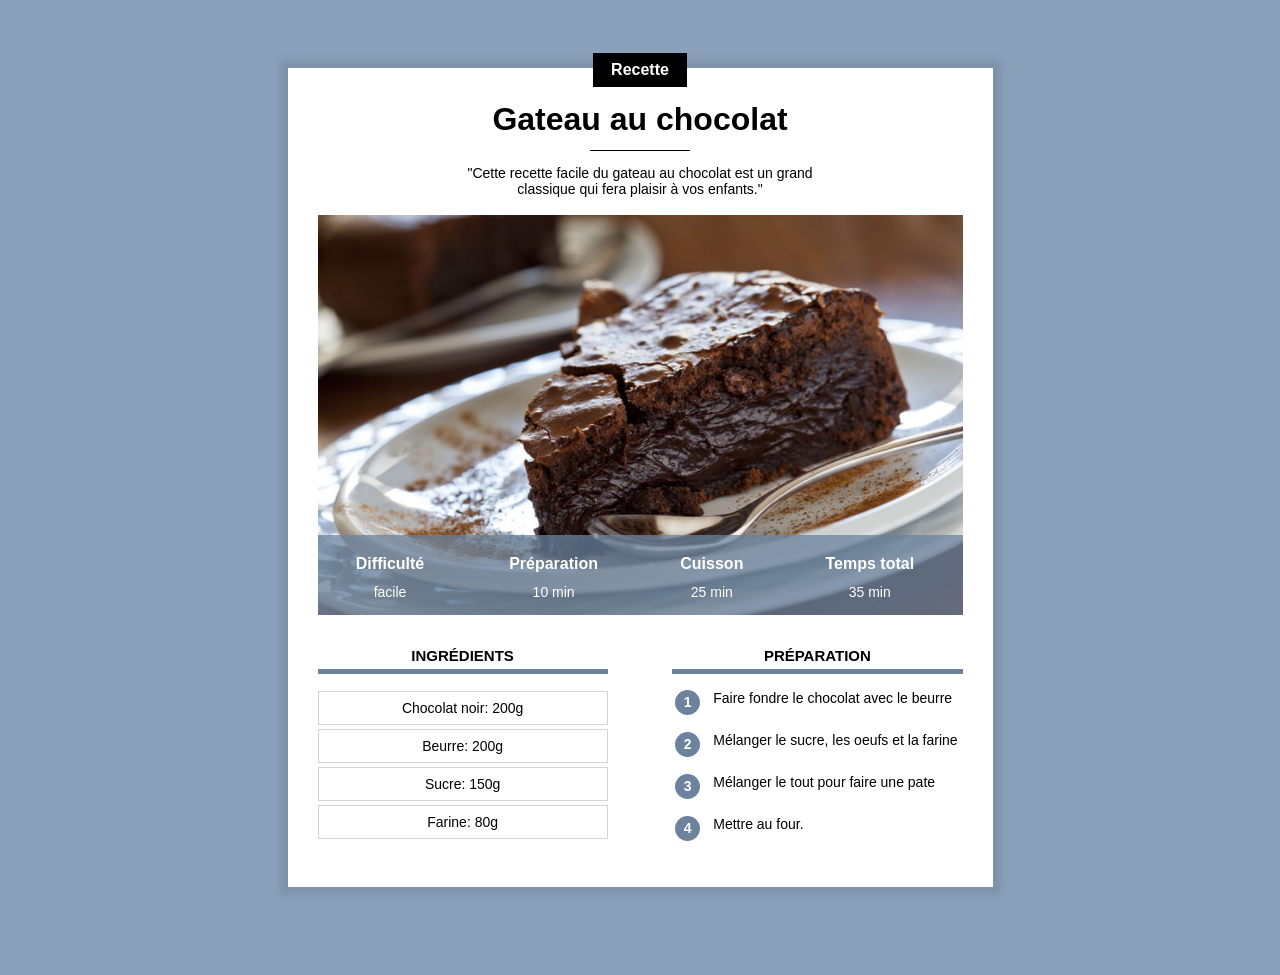
<file: index.html>
<!DOCTYPE html>
<html lang="fr">
    <head>
        <title>Gateau au chocolat</title>
        <meta charset="UTF-8">
        <meta name="viewport" content="width=device-width, initial-scale=1.0">
        <link rel="stylesheet" href="recette_gateau.css"/>
    </head>
    <body>

        <div class="contenu">

            <div class="centre categorie">
                <p class="categorie">Recette</p>
            </div>

            <h1>Gateau au chocolat</h1>

            <div class="separateur"></div>

            <div class="centre">
                <p class="description">"Cette recette facile du gateau au chocolat est un grand classique qui fera plaisir à vos enfants."</p>
            </div>

            <div class="info">
                <img class="centre info" src="gateau.jpg">

                <table class="info">
                    <tr>
                        <th>Difficulté</th>
                        <th>Préparation</th>
                        <th>Cuisson</th>
                        <th>Temps total</th>
                    </tr>
                    <tr>
                        <td>facile</td>
                        <td>10 min</td>
                        <td>25 min</td>
                        <td>35 min</td>
                    </tr>
                </table>
            </div>
            
            <div>
                <div class="colonne1 colonne">
                    <h2>Ingrédients</h2>
                    <div class="ing">
                        <p>Chocolat noir: 200g</p>
                        <p>Beurre: 200g</p>
                        <p>Sucre: 150g</p>
                        <p>Farine: 80g</p>
                    </div>
                </div>

                <div class="colonne2 colonne">
                    <h2>Préparation</h2>
                    <table class="preparation">
                        <tr>
                            <td><p class="numero">1</p></td>
                            <td class="preparation_etape">Faire fondre le chocolat avec le beurre</td>
                        </tr>
                        <tr>
                            <td><p class="numero">2</p></td>
                            <td class="preparation_etape">Mélanger le sucre, les oeufs et la farine</td>
                        </tr>
                        </tr>
                        <tr>
                            <td><p class="numero">3</p></td>
                            <td class="preparation_etape">Mélanger le tout pour faire une pate</td>
                        </tr>
                        </tr>
                        <tr>
                            <td><p class="numero">4</p></td>
                            <td class="preparation_etape">Mettre au four.</td>
                        </tr>

                    </table>
                </div>

            </div>

        </div>
    </body>
</html>
</file>
<file: recette_gateau.css>
*
{
    overflow: auto;
}

body
{
    background-color: #8BA1BB;
    font-family: Arial;
}

div.contenu
{
    background-color: white;
    margin: 40px 8px 40px 8px;
    padding: 0px 8px 20px 8px;
    box-shadow:0px 0px 8px 8px rgba(0,0,0,0.1);
    overflow: visible;
}

h1
{
    text-align: center;
    margin-bottom: 12px;
    margin-top: 10px;
}

p.description
{
    text-align: center;
    max-width: 400px;
    display: inline-block;
    font-size: 14px;
}

.centre
{
    text-align: center;
    width: 100%;
}    

p.categorie
{
    background-color: black;
    color: white;
    display: inline-block;
    margin-top: -15px;
    padding: 8px 18px;
    margin-bottom: 0px;
    font-weight: bold;
    font-size: 16px;
}

div.categorie
{
    margin-bottom: 0px;
    margin-top: 0px;
    overflow: visible;
}

div.separateur
{
    background-color: black;
    height: 1px;
    width: 100px;
    margin-right: auto;
    margin-left: auto;
}

div.info
{
    position: relative;
}

table.info
{
    position: absolute;
    bottom: 0; width: 100%;
    color: white; 
    background-color: #6c829dc0; 
    height: 50px;

}

table.info td
{
    text-align: center;
    font-size: 12px;
    vertical-align: top;
}
table.info th
{
    font-size: 14px;
    vertical-align: bottom;
    padding-bottom: 8px;
}

img.info
{
    display: block;
    max-height: 400px ;
    object-fit: cover;
    min-height: 200px;
    background-color: lightgray;
}

div.colonne
{
    width: 100%;
    margin-top: 20px ;

}

div.colonne h2
{
    text-align: center;
    text-transform: uppercase;
    font-size: 15px;
    border-bottom: 5px solid #6c829d;
    padding-bottom: 5px;

}

div.colonne1
{
    display: inline-block;
}

div.ing p
{
    border: 1px solid lightgrey;
    font-size: 14px;
    text-align: center;
    padding: 8px 0;
    margin-top: 4px;
    margin-bottom: 0px;
}

table.preparation p.numero
{
    background-color: #6c829d;
    color: white;
    width: 25px;
    height: 25px;
    text-align: center;
    font-size: 14px;
    font-weight: bold;
    padding-top: 4px;
    box-sizing: border-box;
    border-radius: 50%;
    margin: 0;
}

table.preparation td
{
    vertical-align: top;
}

table.preparation td.preparation_etape
{
    font-size: 14px;
    padding-left: 10px;
    padding-bottom: 15px;
}

table.preparation tr
{
    height: 40px;
}


/*Style pour PC*/
@media (min-width: 768px) 
{

    div.contenu
    {
        margin: 60px 10% 80px 10%;
        padding: 0px 30px 30px 30px;
        min-width: 350px;
    }

    table.info
    {
        height: 80px;
    }
    table.info td
    {
        font-size: 14px;
    }
    table.info th
    {
        font-size: 16px;
    }

    div.colonne
    {
        width: 45%;

    }

    div.colonne1
    {
        margin-right: 10%;

    }
    div.colonne2
    {
        float: right;
    }

}

@media (min-width: 900px) 
{
    div.contenu
    {
        margin-left: auto;
        margin-right: auto;
        width: 645px;
    }    
}
</file>
